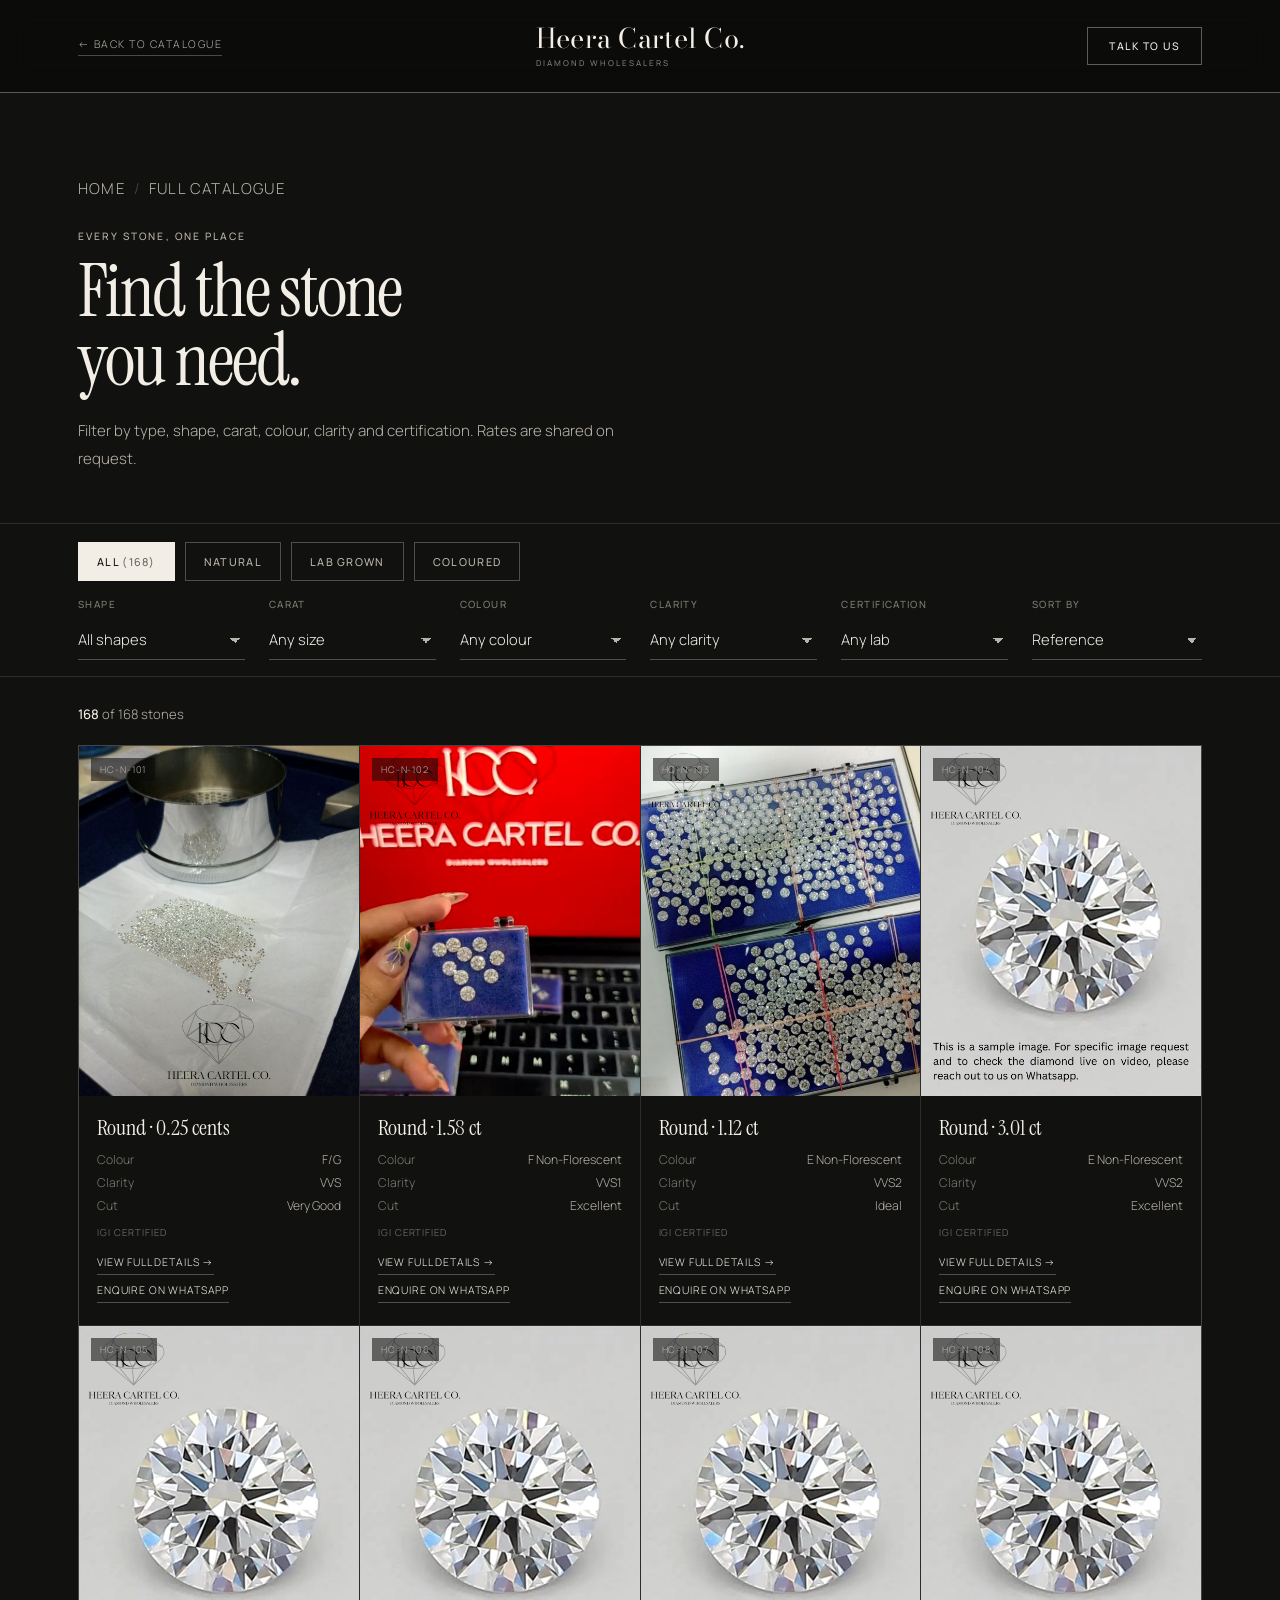
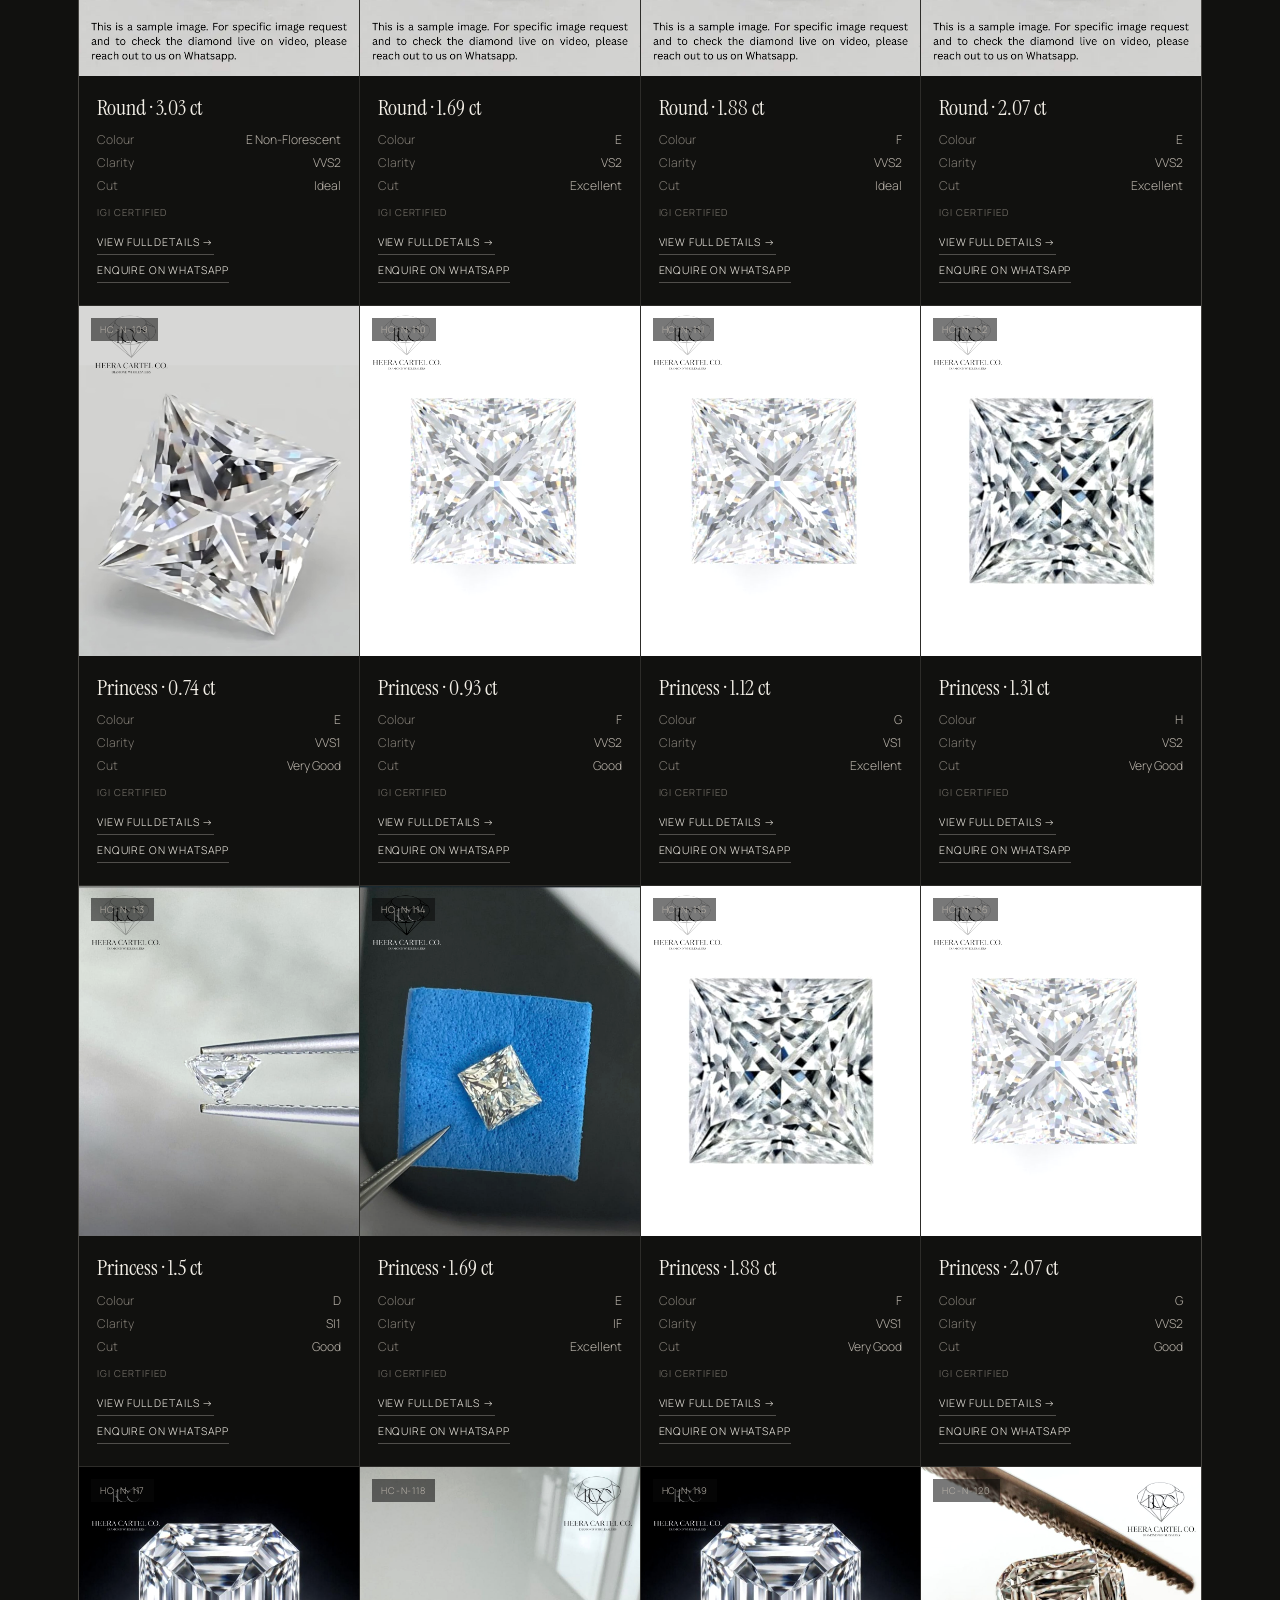
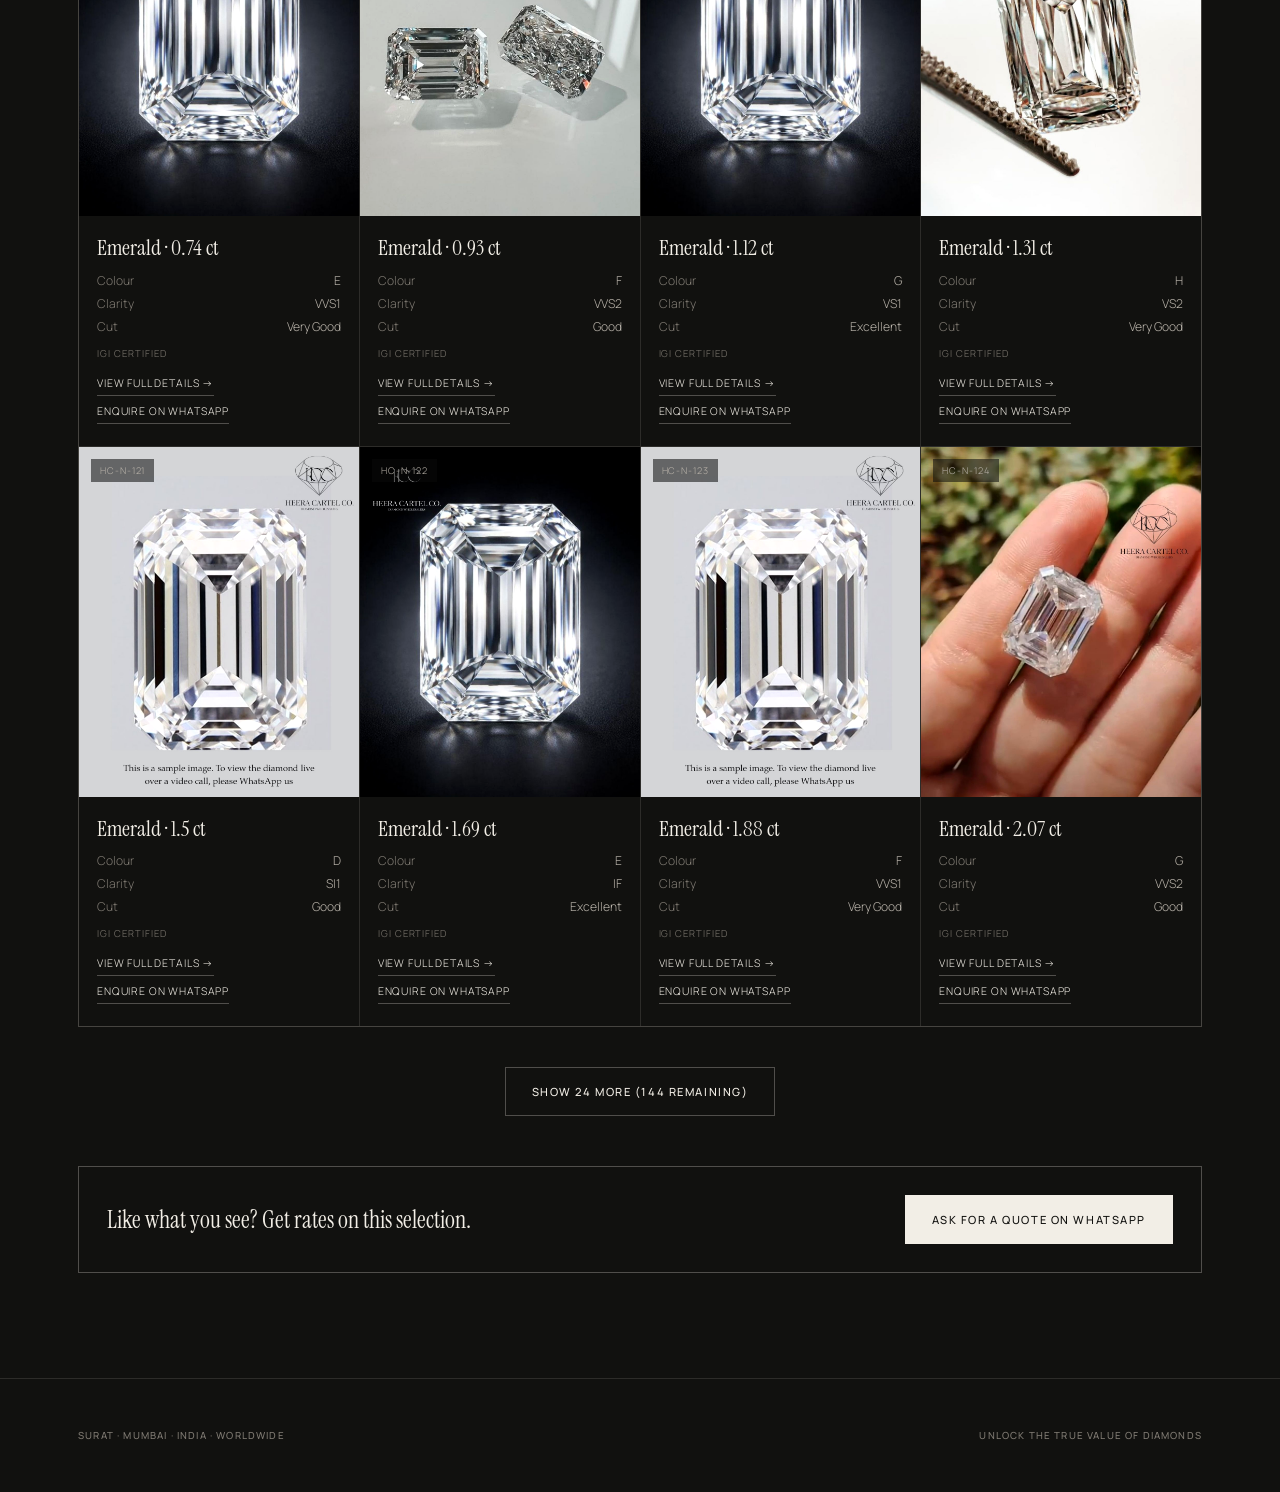
<file: catalogue.html>
<!doctype html>
<html lang="en">
<head>
<meta charset="UTF-8" />
<meta name="viewport" content="width=device-width, initial-scale=1.0" />
<script async src="https://www.googletagmanager.com/gtag/js?id=G-R6YZ6HX8RH"></script>
<script>
  window.dataLayer = window.dataLayer || [];
  function gtag(){dataLayer.push(arguments);}
  gtag('js', new Date());
  gtag('config', 'G-R6YZ6HX8RH');
</script>
<title>Full Diamond Catalogue — Heera Cartel Co.</title>
<meta name="description" id="pageDesc" content="Filter Heera Cartel Co.'s wholesale diamonds by type, shape, carat, colour, clarity and certification." />
<link rel="preconnect" href="https://fonts.googleapis.com">
<link rel="preconnect" href="https://fonts.gstatic.com" crossorigin>
<link href="https://fonts.googleapis.com/css2?family=Instrument+Serif:ital@0;1&family=Manrope:wght@300;400;500;600&family=Bodoni+Moda:ital,opsz,wght@0,6..96,400;0,6..96,500;1,6..96,400&family=Cormorant+Garamond:ital,wght@0,400;0,500;1,400&display=swap" rel="stylesheet">
<link rel="stylesheet" href="style.css">
<link rel="stylesheet" href="tools.css">
</head>
<body>

<header id="siteHeader">
  <div class="wrap nav-row">
    <a href="index.html#catalogue" class="back-link" id="backLink">← Back to catalogue</a>
    <a href="index.html" class="brand">
      <span class="brand-text">Heera Cartel Co.<small>Diamond Wholesalers</small></span>
    </a>
    <a href="https://wa.me/919727857303?text=Hi%20Heera%20Cartel%20Co.%2C%20I%27d%20like%20to%20know%20more%20about%20your%20diamonds."
       class="nav-cta" target="_blank" rel="noopener">Talk to Us</a>
  </div>
</header>

<div id="menuOverlay"></div>
<nav id="sideMenu">
  <button class="menu-close" id="menuClose" aria-label="Close menu">×</button>
  <div class="side-menu-inner">
    <span class="side-menu-label">Navigate</span>
    <a href="index.html#about" class="side-link"><span>01</span>About</a>
    <a href="index.html#catalogue" class="side-link"><span>02</span>Catalogue</a>
    <a href="index.html#quote" class="side-link"><span>03</span>Get a Quote</a>
    <a href="index.html#education" class="side-link"><span>04</span>Diamond Intelligence</a>
    <a href="index.html#pricing" class="side-link"><span>05</span>Rate Guide</a>
    <a href="index.html#certification" class="side-link"><span>06</span>Certificates</a>
    <a href="index.html#contact" class="side-link"><span>07</span>Contact</a>
    <div class="side-menu-footer">
      <a href="https://wa.me/919727857303?text=Hi%20Heera%20Cartel%20Co.%2C%20I%27d%20like%20to%20know%20more%20about%20your%20diamonds." target="_blank" rel="noopener">Talk to Us</a>
      <a href="https://www.instagram.com/heeracartel.co" target="_blank" rel="noreferrer">Instagram</a>
      <a href="mailto:information@heeracartel.com">Email</a>
    </div>
  </div>
</nav>

<main>
  <section class="intro">
    <div class="wrap">
      <p class="breadcrumb"><a href="index.html">Home</a><span class="sep">/</span><span class="current">Full catalogue</span></p>
      <span class="section-label">Every stone, one place</span>
      <h1>Find the stone<br>you need.</h1>
      <p>Filter by type, shape, carat, colour, clarity and certification. Rates are shared on request.</p>
    </div>
  </section>

  <div class="cat-tools" id="catTools">
    <div class="wrap">
      <div class="row"><div class="hc-chips" id="fType"></div><div class="hc-chips" id="fSub"></div></div>
      <div class="row">
        <label class="hc-field">Shape<select id="fShape"></select></label>
        <label class="hc-field">Carat<select id="fCarat"></select></label>
        <label class="hc-field">Colour<select id="fColour"></select></label>
        <label class="hc-field">Clarity<select id="fClarity"></select></label>
        <label class="hc-field">Certification<select id="fCert"></select></label>
        <label class="hc-field narrow">Sort by<select id="fSort">
          <option value="ref">Reference</option><option value="ct-asc">Carat: low to high</option><option value="ct-desc">Carat: high to low</option></select></label>
      </div>
    </div>
  </div>

  <section id="stones" style="padding-top:0; border-bottom:none;">
    <div class="wrap">
      <div class="cat-summary"><p class="count" id="fCount" aria-live="polite"></p><div id="fPills" style="display:contents"></div><button class="hc-clear" id="fClear" type="button" hidden>Clear all</button></div>
      <div class="stone-grid" id="catGrid"></div>
      <div class="cat-empty" id="catEmpty" hidden><h3>No stones match these filters.</h3><p>Relax one filter, or tell us what you need and we will source it.</p></div>
      <div class="cat-more"><button class="hc-btn ghost" id="fMore" type="button" hidden>Show more</button></div>
      <div class="cat-quote"><p id="fQuoteText">Can't find it? Tell us the spec.</p><a class="hc-btn" id="fQuote" target="_blank" rel="noopener">Ask for a quote on WhatsApp</a></div>
    </div>
  </section>
</main>

<footer class="plain">
  <div class="wrap footer-bottom">
    <span>Surat · Mumbai · India · Worldwide</span>
    <span>Unlock the true value of diamonds</span>
  </div>
</footer>

<script src="catalogue-data.js"></script>
<script src="site-common.js"></script>
<script src="hc-filter.js"></script>
<script src="catalogue.js"></script>
</body>
</html>
</file>
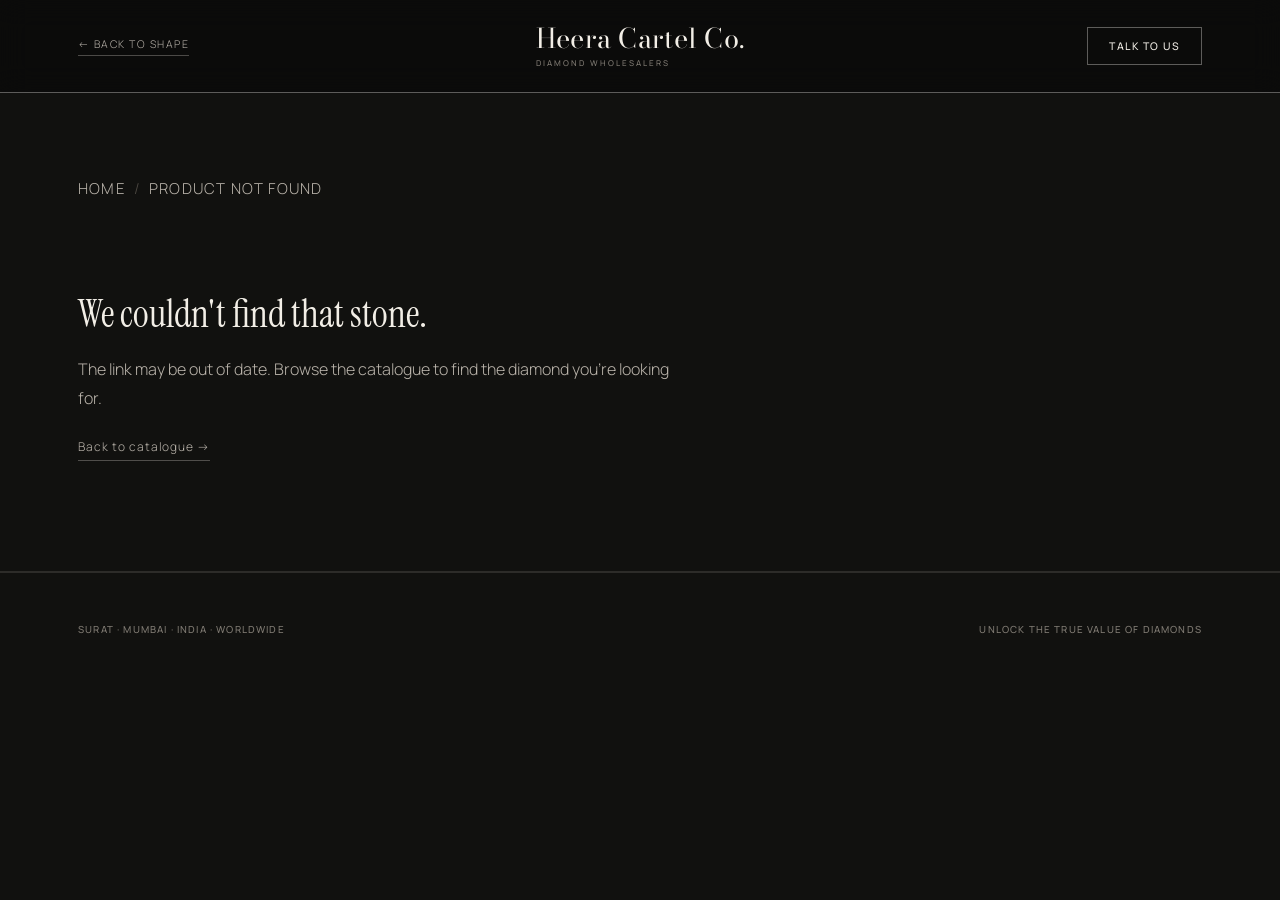
<file: product.html>
<!doctype html>
<html lang="en">
<head>
<meta charset="UTF-8" />
<meta name="viewport" content="width=device-width, initial-scale=1.0" />
<script async src="https://www.googletagmanager.com/gtag/js?id=G-R6YZ6HX8RH"></script>
<script>
  window.dataLayer = window.dataLayer || [];
  function gtag(){dataLayer.push(arguments);}
  gtag('js', new Date());
  gtag('config', 'G-R6YZ6HX8RH');
</script>
<title id="pageTitle">Diamond — Heera Cartel Co.</title>
<meta name="description" id="pageDesc" content="Certified diamond from Heera Cartel Co., sourced direct from manufacturing units in Surat." />
<link rel="preconnect" href="https://fonts.googleapis.com">
<link rel="preconnect" href="https://fonts.gstatic.com" crossorigin>
<link href="https://fonts.googleapis.com/css2?family=Instrument+Serif:ital@0;1&family=Manrope:wght@300;400;500;600&family=Bodoni+Moda:ital,opsz,wght@0,6..96,400;0,6..96,500;1,6..96,400&family=Cormorant+Garamond:ital,wght@0,400;0,500;1,400&display=swap" rel="stylesheet">
<link rel="stylesheet" href="style.css">
</head>
<body>

<header id="siteHeader">
  <div class="wrap nav-row">
    <a href="index.html#catalogue" class="back-link" id="backLink">← Back to shape</a>
    <a href="index.html" class="brand">
      <span class="brand-text">Heera Cartel Co.<small>Diamond Wholesalers</small></span>
    </a>
    <a href="#" id="waTop" class="nav-cta" target="_blank" rel="noopener">Talk to Us</a>
  </div>
</header>

<div id="menuOverlay"></div>
<nav id="sideMenu">
  <button class="menu-close" id="menuClose" aria-label="Close menu">×</button>
  <div class="side-menu-inner">
    <span class="side-menu-label">Navigate</span>
    <a href="index.html#about" class="side-link"><span>01</span>About</a>
    <a href="index.html#catalogue" class="side-link"><span>02</span>Catalogue</a>
    <a href="index.html#education" class="side-link"><span>03</span>Diamond Intelligence</a>
    <a href="index.html#pricing" class="side-link"><span>04</span>Rate Guide</a>
    <a href="index.html#certification" class="side-link"><span>05</span>Certificates</a>
    <a href="index.html#contact" class="side-link"><span>06</span>Contact</a>
    <div class="side-menu-footer">
      <a href="https://wa.me/919727857303" target="_blank" rel="noopener">Talk to Us</a>
      <a href="https://www.instagram.com/heeracartel.co" target="_blank" rel="noreferrer">Instagram</a>
      <a href="mailto:information@heeracartel.com">Email</a>
    </div>
  </div>
</nav>

<main>
  <section class="intro" style="padding-bottom:0; border-bottom:none;">
    <div class="wrap">
      <p class="breadcrumb" id="breadcrumb"></p>
    </div>
  </section>

  <section class="product-section">
    <div class="wrap">
      <div class="product-grid" id="productRoot">
        <!-- filled by JS: not found state or full product -->
      </div>
    </div>
  </section>
</main>

<footer class="plain">
  <div class="wrap footer-bottom">
    <span>Surat · Mumbai · India · Worldwide</span>
    <span>Unlock the true value of diamonds</span>
  </div>
</footer>

<script src="catalogue-data.js"></script>
<script src="site-common.js"></script>
<script>
  const params = new URLSearchParams(window.location.search);
  const productId = params.get('id');
  const product = CATALOGUE.find(p => p.id === productId);

  const root = document.getElementById('productRoot');
  const breadcrumb = document.getElementById('breadcrumb');
  document.getElementById('waTop').href = `https://wa.me/${WHATSAPP_NUMBER}?text=${encodeURIComponent('Hi Heera Cartel Co., I would like to know more about your diamonds.')}`;

  if (!product) {
    breadcrumb.innerHTML = `<a href="index.html">Home</a><span class="sep">/</span><span class="current">Product not found</span>`;
    root.style.gridTemplateColumns = '1fr';
    root.innerHTML = `
      <div>
        <h1 style="font-family:var(--serif); font-size:2.4rem;">We couldn't find that stone.</h1>
        <p style="margin-top:16px; color:var(--ink-dim); max-width:60ch; line-height:1.8;">
          The link may be out of date. Browse the catalogue to find the diamond you're looking for.
        </p>
        <a href="index.html#catalogue" class="btn-line" style="display:inline-block; margin-top:26px;">Back to catalogue →</a>
      </div>
    `;
  } else {
    document.getElementById('pageTitle').textContent = `${product.title} — ${product.ref} — Heera Cartel Co.`;
    document.getElementById('pageDesc').setAttribute('content', product.writeup.slice(0, 155));
    document.getElementById('backLink').href = `shape.html?cat=${product.category}&shape=${product.shapeSlug}`;

    breadcrumb.innerHTML = `
      <a href="index.html">Home</a><span class="sep">/</span>
      <a href="index.html#catalogue">${product.categoryLabel}</a><span class="sep">/</span>
      <a href="shape.html?cat=${product.category}&shape=${product.shapeSlug}">${product.shape} Diamonds</a><span class="sep">/</span>
      <span class="current">${product.ref}</span>
    `;

    const specsHtml = Object.entries(product.specs).map(([k, v]) => `
      <div class="row"><span class="k">${k}</span><span class="v">${v}</span></div>
    `).join('') + `<div class="row"><span class="k">Carat</span><span class="v">${product.carat}</span></div>`;

    const thumbsHtml = product.media.map((m, i) => `
      <div class="gallery-thumb ${i === 0 ? 'active' : ''}" onclick="setGalleryIndex(${i})">
        ${m.type === 'video'
          ? `<video src="${m.src}" muted playsinline></video>`
          : `<img src="${m.src}" alt="${product.shape} diamond view ${i + 1}" loading="lazy">`}
      </div>
    `).join('');

    const waMsg = `Hi Heera Cartel Co., I'd like more details on stone reference ${product.ref} (${product.shape}, ${product.carat}).`;

    root.innerHTML = `
      <div class="product-gallery">
        <div class="gallery-main" data-active="0">
          ${renderMediaItems(product.media, `${product.shape} diamond, ${product.carat}`)}
          ${renderMediaNav(product.media)}
        </div>
        <div class="gallery-thumbs">${thumbsHtml}</div>
      </div>
      <div class="product-info">
        <p class="ref">Reference ${product.ref}</p>
        <h1>${product.title}</h1>
        <span class="cert-pill">${product.cert} Certified</span>
        <div class="product-specs">${specsHtml}</div>
        <p class="product-writeup">${product.writeup}</p>
        <div class="product-actions">
          <a class="btn-solid" href="${waLink(WHATSAPP_NUMBER, waMsg)}" target="_blank" rel="noopener">Enquire on WhatsApp</a>
          <a class="btn-line" href="mailto:information@heeracartel.com?subject=${encodeURIComponent('Inquiry: ' + product.ref)}">Email an inquiry</a>
        </div>
        <div class="product-related" id="relatedWrap"></div>
      </div>
    `;

    // Keep gallery thumbnails in sync when the main image's own prev/next arrows are used.
    window.setGalleryIndex = function(i){
      const frame = document.querySelector('.gallery-main');
      const items = frame.querySelectorAll('.media-item');
      const dots = frame.querySelectorAll('.dot');
      const thumbs = document.querySelectorAll('.gallery-thumb');
      items.forEach((el, idx) => el.classList.toggle('active', idx === i));
      dots.forEach((el, idx) => el.classList.toggle('active', idx === i));
      thumbs.forEach((el, idx) => el.classList.toggle('active', idx === i));
      frame.dataset.active = i;
    };
    // Sync thumbnails whenever the arrow buttons step the main gallery.
    const mainFrame = document.querySelector('.gallery-main');
    const observer = new MutationObserver(() => {
      const idx = parseInt(mainFrame.dataset.active || '0', 10);
      document.querySelectorAll('.gallery-thumb').forEach((el, i) => el.classList.toggle('active', i === idx));
    });
    observer.observe(mainFrame, { attributes: true, attributeFilter: ['data-active'] });

    // Related stones: same shape + category, excluding this one
    const related = CATALOGUE.filter(p => p.category === product.category && p.shapeSlug === product.shapeSlug && p.id !== product.id).slice(0, 4);
    if (related.length) {
      document.getElementById('relatedWrap').innerHTML = `
        <h3>More ${product.shape.toLowerCase()} diamonds</h3>
        <div class="stone-grid">
          ${related.map(p => `
            <div class="stone-card">
              <a href="product.html?id=${p.id}">
                <div class="stone-frame">
                  <img src="${p.cover}" alt="${p.shape} diamond, ${p.carat}" loading="lazy">
                  <span class="stone-ref">${p.ref}</span>
                </div>
                <div class="stone-body"><p class="stone-title">${p.title}</p></div>
              </a>
            </div>
          `).join('')}
        </div>
      `;
    }
  }
</script>

</body>
</html>
</file>
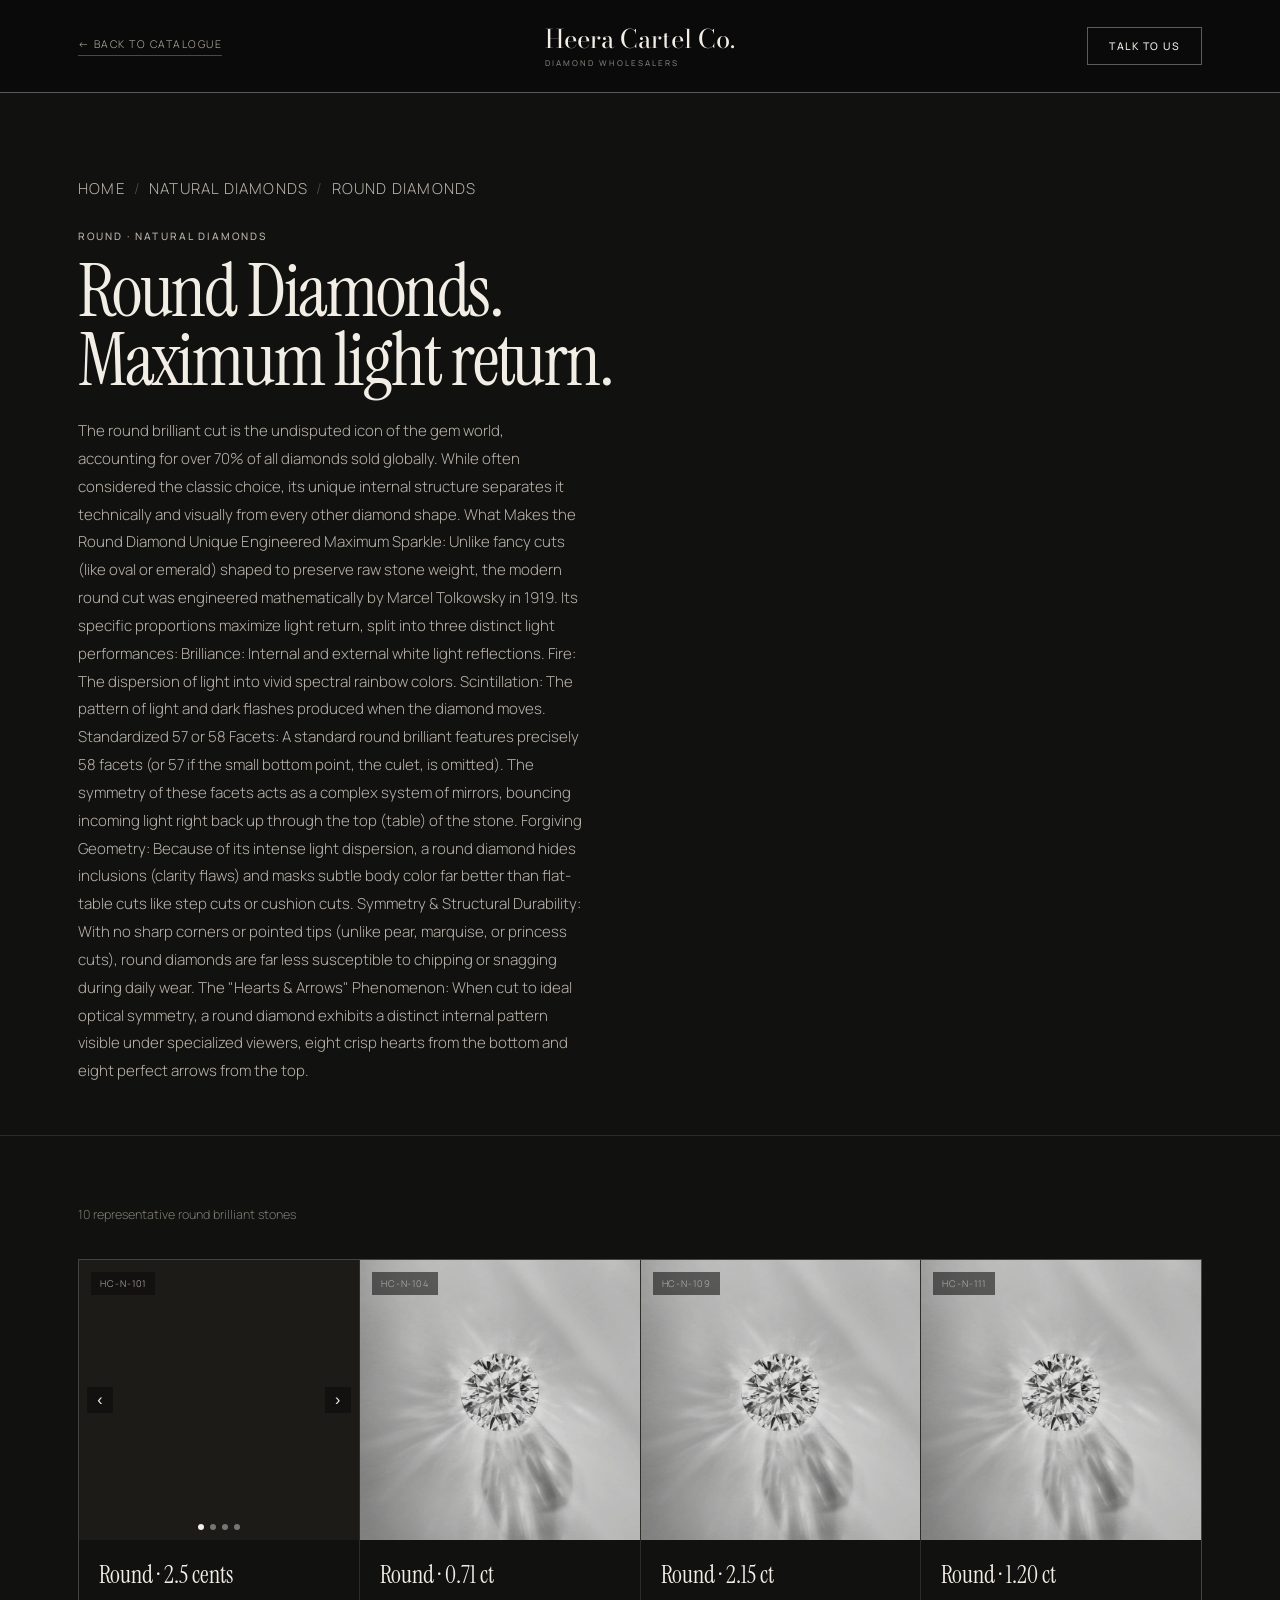
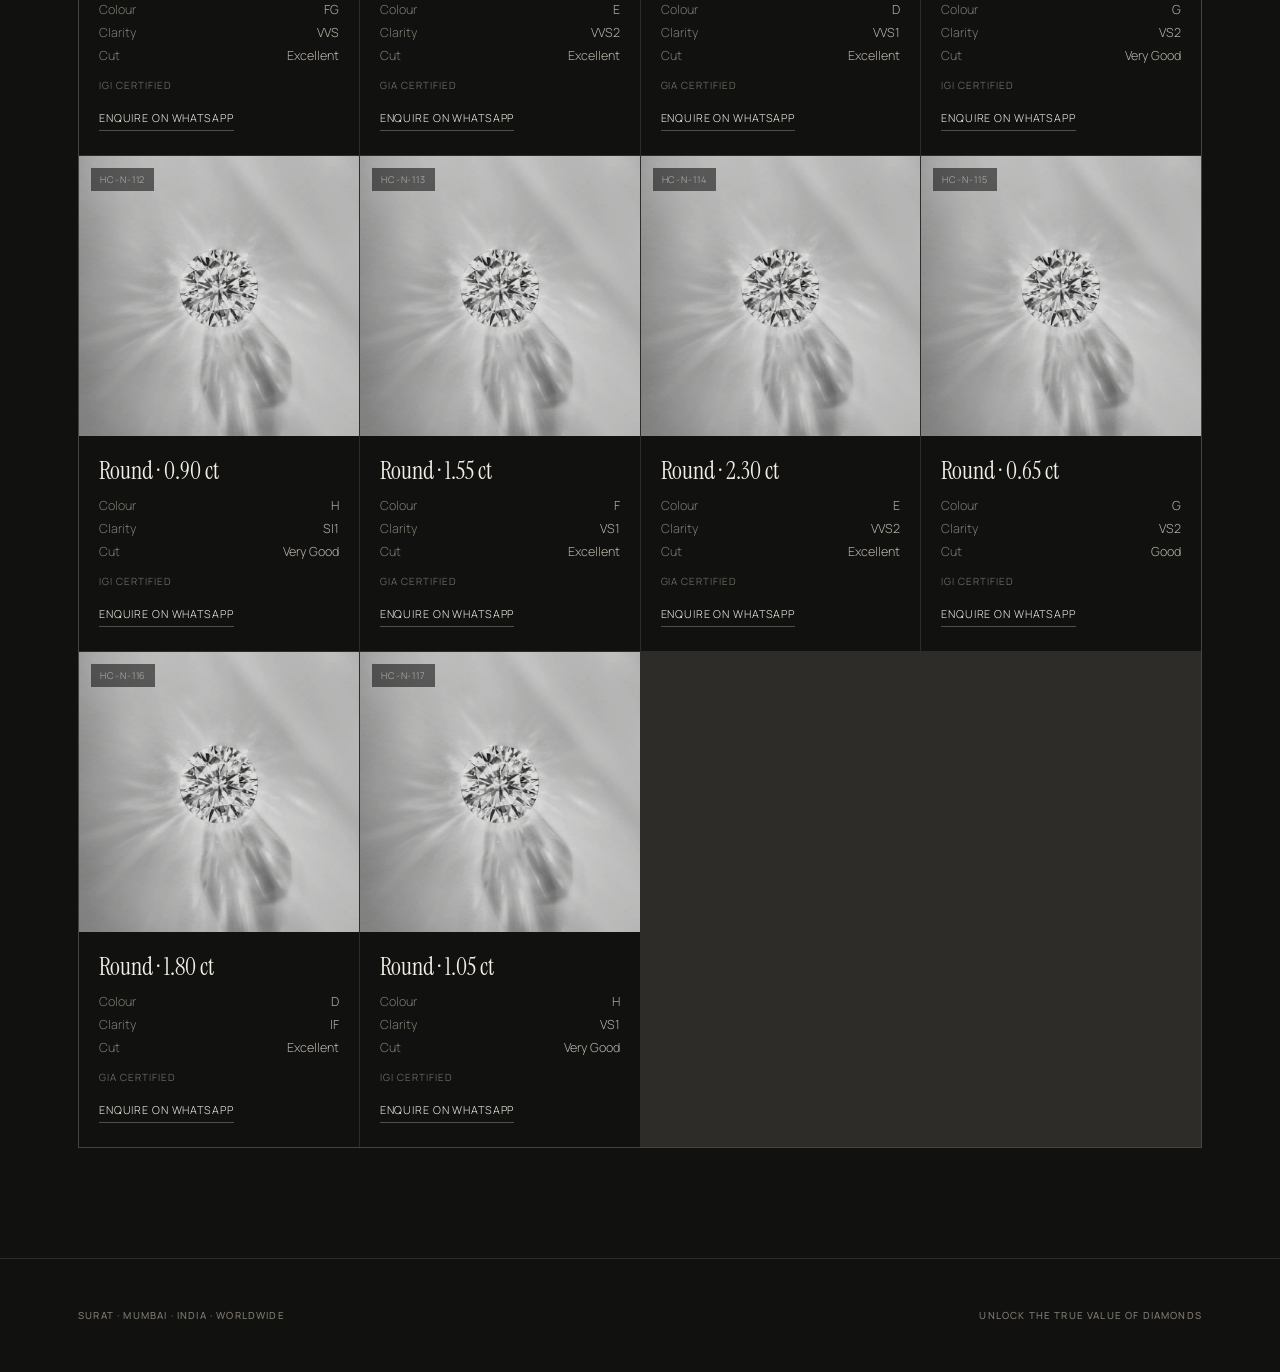
<file: round-diamonds.html>
<!doctype html>
<html lang="en">
<head>
<meta charset="UTF-8" />
<meta name="viewport" content="width=device-width, initial-scale=1.0" />
  <!-- Google tag (gtag.js) -->
<script async src="https://www.googletagmanager.com/gtag/js?id=G-R6YZ6HX8RH"></script>
<script>
  window.dataLayer = window.dataLayer || [];
  function gtag(){dataLayer.push(arguments);}
  gtag('js', new Date());

  gtag('config', 'G-R6YZ6HX8RH');
</script>
<title>Round Diamonds — Heera Cartel Co.</title>
<meta name="description" content="Round brilliant cut diamonds from Heera Cartel Co. — natural, wholesale, certified stones sourced direct from manufacturing units in Surat." />
<link rel="preconnect" href="https://fonts.googleapis.com">
<link rel="preconnect" href="https://fonts.gstatic.com" crossorigin>
<link href="https://fonts.googleapis.com/css2?family=Instrument+Serif:ital@0;1&family=Manrope:wght@300;400;500;600&family=Bodoni+Moda:ital,opsz,wght@0,6..96,400;0,6..96,500;1,6..96,400&family=Cormorant+Garamond:ital,wght@0,400;0,500;1,400&display=swap" rel="stylesheet">
<style>
  :root{
    --bg:#11110f;
    --bg-alt:#171714;
    --card:#1c1b18;
    --ink:#f2eee6;
    --ink-dim:#b9b3aa;
    --grey:#7f7a72;
    --grey-dark:#4e4a44;
    --line:rgba(242,238,230,0.12);
    --line-strong:rgba(242,238,230,0.28);
    --accent:#c8b99c;
    --serif:'Instrument Serif', serif;
    --sans:'Manrope', sans-serif;
    --display:'Kudryashev Display', 'Bodoni Moda', serif;
    --header-line-strong: rgba(245,244,240,0.35);
  }
  *{box-sizing:border-box; margin:0; padding:0;}
  html{scroll-behavior:smooth;}
  body{
    background:var(--bg); color:var(--ink);
    font-family:var(--sans); font-weight:300;
    -webkit-font-smoothing:antialiased;
  }
  h1,h2,h3,h4{ font-family:var(--serif); font-weight:400; }
  a{ color:inherit; text-decoration:none; }
  img{ max-width:100%; display:block; }
  .wrap{ max-width:1180px; margin:0 auto; padding:0 28px; }

  /* header (matches main site) */
  header{
    position:sticky; top:0; z-index:50;
    background:rgba(10,10,10,0.86);
    backdrop-filter:blur(14px); -webkit-backdrop-filter:blur(14px);
    border-bottom:1px solid var(--header-line-strong);
  }
  .nav-row{ display:grid; grid-template-columns:1fr auto 1fr; align-items:center; height:92px; column-gap:16px; }
  .brand{ justify-self:center; }
  .brand-text{ font-family:var(--display); font-size:1.6rem; line-height:1; }
  .brand-text small{ display:block; font-family:var(--sans); font-size:0.5rem; font-weight:500; letter-spacing:0.25em; color:var(--grey); margin-top:6px; text-transform:uppercase; }
  .back-link{ justify-self:start; font-size:0.66rem; letter-spacing:0.14em; text-transform:uppercase; color:var(--ink-dim); border-bottom:1px solid var(--line-strong); padding-bottom:4px; }
  .back-link:hover{ color:var(--ink); }
  .nav-cta{ justify-self:end; border:1px solid var(--header-line-strong); padding:11px 21px; font-size:0.66rem; font-weight:500; letter-spacing:0.14em; text-transform:uppercase; transition:.3s; }
  .nav-cta:hover{ background:var(--ink); color:var(--bg); }
  @media (max-width:560px){
    .nav-row{ column-gap:8px; }
    .nav-cta{ padding:8px 12px; font-size:0.56rem; }
    .brand-text{ font-size:1.15rem; }
    .back-link{ font-size:0.56rem; }
  }

  /* breadcrumb + intro */
  .intro{ padding:60px 0 50px; border-bottom:1px solid var(--line); }
  .breadcrumb{ display:flex; gap:8px; align-items:center; font-size:0.68rem; letter-spacing:0.08em; text-transform:uppercase; color:var(--grey); flex-wrap:wrap; margin-bottom:26px; }
  .breadcrumb a:hover{ color:var(--ink); }
  .breadcrumb .sep{ color:var(--grey-dark); }
  .breadcrumb .current{ color:var(--ink-dim); }
  .section-label{ display:block; font-family:var(--sans); font-size:0.64rem; font-weight:500; letter-spacing:0.2em; color:var(--ink-dim); text-transform:uppercase; margin-bottom:14px; }
  .intro h1{ font-size:clamp(2.8rem,6vw,4.6rem); line-height:0.94; letter-spacing:-0.03em; max-width:16ch; }
  .intro p{ margin-top:22px; color:var(--ink-dim); font-size:0.94rem; line-height:1.85; max-width:56ch; }
  .intro .note{ margin-top:22px; font-family:var(--serif); font-style:italic; font-size:1.15rem; color:var(--accent); }

  /* stone grid (same pattern used on the main catalogue) */
  section#stones{ padding:70px 0 110px; }
  .cat-count{ font-size:0.78rem; color:var(--grey); margin-bottom:36px; }
  .stone-grid{ display:grid; grid-template-columns:repeat(auto-fill, minmax(240px, 1fr)); gap:1px; background:var(--line); border:1px solid var(--line); }
  .stone-card{ background:var(--bg); display:flex; flex-direction:column; }
  .stone-frame{ position:relative; aspect-ratio:1/1; overflow:hidden; background:var(--card); }
  .stone-frame img{ width:100%; height:100%; object-fit:cover; filter:grayscale(1) contrast(1.05); opacity:.85; transition:.5s; }
  .stone-card:hover .stone-frame img{ opacity:1; transform:scale(1.05); }
  /* multi image/video support per stone */
  .media-item{ display:none; width:100%; height:100%; }
  .media-item.active{ display:block; }
  .media-item img, .media-item video{ width:100%; height:100%; object-fit:cover; filter:grayscale(1) contrast(1.05); opacity:.85; }
  .media-nav{ position:absolute; top:50%; transform:translateY(-50%); background:rgba(10,10,10,0.55); color:var(--ink); border:none; width:26px; height:26px; cursor:pointer; font-size:1rem; line-height:1; z-index:3; }
  .media-nav.prev{ left:8px; } .media-nav.next{ right:8px; }
  .media-dots{ position:absolute; bottom:10px; left:0; right:0; display:flex; justify-content:center; gap:6px; z-index:3; }
  .media-dots .dot{ width:6px; height:6px; border-radius:50%; background:rgba(255,255,255,0.4); }
  .media-dots .dot.active{ background:var(--ink); }
  .stone-ref{ position:absolute; top:12px; left:12px; z-index:3; font-family:var(--sans); font-size:0.58rem; letter-spacing:0.1em; color:var(--ink-dim); background:rgba(10,10,10,0.55); padding:5px 9px; }
  .stone-body{ padding:22px 20px 24px; flex:1; display:flex; flex-direction:column; }
  .stone-title{ font-family:var(--serif); font-size:1.5rem; line-height:1.05; }
  .stone-specs{ margin-top:14px; display:flex; flex-direction:column; gap:6px; flex:1; }
  .stone-specs .row{ display:flex; justify-content:space-between; font-size:0.78rem; }
  .stone-specs .row .k{ color:var(--grey); }
  .stone-specs .row .v{ color:var(--ink-dim); }
  .stone-cert{ margin-top:14px; font-size:0.62rem; letter-spacing:0.1em; color:var(--grey); text-transform:uppercase; }
  .stone-cta{ margin-top:18px; font-size:0.68rem; letter-spacing:0.08em; text-transform:uppercase; border-bottom:1px solid var(--line-strong); padding-bottom:5px; display:inline-block; align-self:flex-start; transition:.3s; }
  .stone-cta:hover{ color:var(--accent); border-color:var(--accent); }
  @media (max-width:560px){
    .stone-grid{ grid-template-columns:repeat(auto-fill, minmax(160px, 1fr)); }
    .stone-title{ font-size:1.25rem; }
  }

  footer{ padding:50px 0; border-top:1px solid var(--line); }
  .footer-bottom{ display:flex; justify-content:space-between; padding-top:0; font-size:0.61rem; font-weight:500; letter-spacing:0.12em; color:var(--grey); text-transform:uppercase; flex-wrap:wrap; gap:10px; }
</style>
</head>
<body>

<header>
  <div class="wrap nav-row">
    <a href="catalogue.html" class="back-link">← Back to catalogue</a>
    <a href="index.html" class="brand">
      <span class="brand-text">Heera Cartel Co.<small>Diamond Wholesalers</small></span>
    </a>
    <a href="https://wa.me/919727857303?text=Hi%20Heera%20Cartel%20Co.%2C%20I%27d%20like%20to%20know%20more%20about%20your%20round%20diamonds."
       class="nav-cta" target="_blank" rel="noopener">Talk to Us</a>
  </div>
</header>

<main>
  <section class="intro">
    <div class="wrap">
      <p class="breadcrumb">
        <a href="index.html">Home</a><span class="sep">/</span>
        <a href="catalogue.html#natural">Natural Diamonds</a><span class="sep">/</span>
        <span class="current">Round Diamonds</span>
      </p>
      <span class="section-label">Round · Natural Diamonds</span>
      <h1>Round Diamonds. Maximum light return.</h1>
      <p>The round brilliant cut is the undisputed icon of the gem world, accounting for over 70% of all diamonds sold globally. While often considered the classic choice, its unique internal structure separates it technically and visually from every other diamond shape.
What Makes the Round Diamond Unique

Engineered Maximum Sparkle: Unlike fancy cuts (like oval or emerald) shaped to preserve raw stone weight, the modern round cut was engineered mathematically by Marcel Tolkowsky in 1919. Its specific proportions maximize light return, split into three distinct light performances:

Brilliance: Internal and external white light reflections.

Fire: The dispersion of light into vivid spectral rainbow colors.

Scintillation: The pattern of light and dark flashes produced when the diamond moves.

Standardized 57 or 58 Facets: A standard round brilliant features precisely 58 facets (or 57 if the small bottom point, the culet, is omitted). The symmetry of these facets acts as a complex system of mirrors, bouncing incoming light right back up through the top (table) of the stone.

Forgiving Geometry: Because of its intense light dispersion, a round diamond hides inclusions (clarity flaws) and masks subtle body color far better than flat-table cuts like step cuts or cushion cuts.

Symmetry & Structural Durability: With no sharp corners or pointed tips (unlike pear, marquise, or princess cuts), round diamonds are far less susceptible to chipping or snagging during daily wear.

The "Hearts & Arrows" Phenomenon: When cut to ideal optical symmetry, a round diamond exhibits a distinct internal pattern visible under specialized viewers, eight crisp hearts from the bottom and eight perfect arrows from the top.</p>
    </div>
  </section>

  <section id="stones">
    <div class="wrap">
      <p class="cat-count">10 representative round brilliant stones</p>
      <div class="stone-grid" id="grid-round"></div>
    </div>
  </section>
</main>

<footer>
  <div class="wrap footer-bottom">
    <span>Surat · Mumbai · India · Worldwide</span>
    <span>Unlock the true value of diamonds</span>
  </div>
</footer>

<script>
  // ---- ROUND DIAMONDS DATA -------------------------------------------
  // This file is the pattern to copy for other shapes (princess-diamonds.html,
  // emerald-diamonds.html, etc.) — duplicate the file, rename the id/data below,
  // and update the breadcrumb + <title>/<h1> text.
  // "img" paths are placeholders reusing assets/round.jpg until real photos of
  // each individual stone are ready — swap one path per line when they are.
  const roundStones = [
    { ref:"HC-N-101", carat:"2.5 cents", colour:"FG", clarity:"VVS", cut:"Excellent", cert:"IGI", media:[
        { type:"video", src:"assets/round-video-01.mp4" },
        { type:"image", src:"assets/round01.png" },
        { type:"image", src:"assets/round02.png" },
        { type:"image", src:"assets/round04.png" }
      ] },
    { ref:"HC-N-104", carat:"0.71 ct", colour:"E", clarity:"VVS2", cut:"Excellent", cert:"GIA", media:[{type:"image", src:"assets/round.jpg"}] },
    { ref:"HC-N-109", carat:"2.15 ct", colour:"D", clarity:"VVS1", cut:"Excellent", cert:"GIA", media:[{type:"image", src:"assets/round.jpg"}] },
    { ref:"HC-N-111", carat:"1.20 ct", colour:"G", clarity:"VS2", cut:"Very Good", cert:"IGI", media:[{type:"image", src:"assets/round.jpg"}] },
    { ref:"HC-N-112", carat:"0.90 ct", colour:"H", clarity:"SI1", cut:"Very Good", cert:"IGI", media:[{type:"image", src:"assets/round.jpg"}] },
    { ref:"HC-N-113", carat:"1.55 ct", colour:"F", clarity:"VS1", cut:"Excellent", cert:"GIA", media:[{type:"image", src:"assets/round.jpg"}] },
    { ref:"HC-N-114", carat:"2.30 ct", colour:"E", clarity:"VVS2", cut:"Excellent", cert:"GIA", media:[{type:"image", src:"assets/round.jpg"}] },
    { ref:"HC-N-115", carat:"0.65 ct", colour:"G", clarity:"VS2", cut:"Good", cert:"IGI", media:[{type:"image", src:"assets/round.jpg"}] },
    { ref:"HC-N-116", carat:"1.80 ct", colour:"D", clarity:"IF", cut:"Excellent", cert:"GIA", media:[{type:"image", src:"assets/round.jpg"}] },
    { ref:"HC-N-117", carat:"1.05 ct", colour:"H", clarity:"VS1", cut:"Very Good", cert:"IGI", media:[{type:"image", src:"assets/round.jpg"}] }
  ];

  function waLink(stone){
    const msg = `Hi Heera Cartel Co., I'd like more details on stone reference ${stone.ref} (Round, ${stone.carat}).`;
    return `https://wa.me/919727857303?text=${encodeURIComponent(msg)}`;
  }

  // Renders a stone's media array (one or many images/videos) with arrows + dots
  // when there's more than one item, and a plain single image/video when there's just one.
  function renderMedia(stone){
    const items = stone.media.map((m, i) => `
      <div class="media-item ${i === 0 ? 'active' : ''}">
        ${m.type === 'video'
          ? `<video src="${m.src}" muted loop playsinline autoplay></video>`
          : `<img src="${m.src}" alt="Round cut diamond, ${stone.carat}">`}
      </div>
    `).join("");
    const nav = stone.media.length > 1 ? `
      <button class="media-nav prev" onclick="stepMedia(this,-1)">‹</button>
      <button class="media-nav next" onclick="stepMedia(this,1)">›</button>
      <div class="media-dots">
        ${stone.media.map((_, i) => `<span class="dot ${i === 0 ? 'active' : ''}"></span>`).join("")}
      </div>
    ` : "";
    return items + nav;
  }

  const grid = document.getElementById('grid-round');
  grid.innerHTML = roundStones.map(stone => `
    <div class="stone-card">
      <div class="stone-frame" data-active="0">
        ${renderMedia(stone)}
        <span class="stone-ref">${stone.ref}</span>
      </div>
      <div class="stone-body">
        <p class="stone-title">Round · ${stone.carat}</p>
        <div class="stone-specs">
          <div class="row"><span class="k">Colour</span><span class="v">${stone.colour}</span></div>
          <div class="row"><span class="k">Clarity</span><span class="v">${stone.clarity}</span></div>
          <div class="row"><span class="k">Cut</span><span class="v">${stone.cut}</span></div>
        </div>
        <p class="stone-cert">${stone.cert} Certified</p>
        <a class="stone-cta" href="${waLink(stone)}" target="_blank" rel="noopener">Enquire on WhatsApp</a>
      </div>
    </div>
  `).join("");

  // Steps a card's media forward/back when it has more than one image/video.
  function stepMedia(btn, dir){
    const frame = btn.closest('.stone-frame');
    const items = frame.querySelectorAll('.media-item');
    const dots = frame.querySelectorAll('.dot');
    let idx = parseInt(frame.dataset.active || "0", 10);
    idx = (idx + dir + items.length) % items.length;
    items.forEach((el, i) => el.classList.toggle('active', i === idx));
    dots.forEach((el, i) => el.classList.toggle('active', i === idx));
    frame.dataset.active = idx;
  }
</script>

</body>
</html>
</file>
<file: style.css>
/*
  Heera Cartel Co. — shared stylesheet
  Used by index.html, shape.html and product.html so there is one place
  to edit fonts, colours and layout instead of duplicating <style> blocks.
*/

/*
  NOTE ON FONTS
  --------------
  "Kudryashev Display" and "Simple Serenity" are paid fonts (ParaType / Set Sail Studios) licensed
  for use inside Canva only. To use the exact fonts here, buy a WEB FONT license from the foundry
  (Fontspring/MyFonts for Kudryashev Display, MyFonts/Creative Market for Simple Serenity), then
  drop the .woff2 files into assets/fonts/ and uncomment the @font-face rules below.
  Until then, the site uses close free alternatives: Bodoni Moda (for Kudryashev Display) and
  Cormorant Garamond (for Simple Serenity) so the layout and hierarchy already look right.
*/
/*
@font-face{
  font-family:'Kudryashev Display';
  src:url('assets/fonts/KudryashevDisplay.woff2') format('woff2');
  font-weight:400; font-style:normal; font-display:swap;
}
@font-face{
  font-family:'Simple Serenity Serif';
  src:url('assets/fonts/SimpleSerenitySerif.woff2') format('woff2');
  font-weight:400; font-style:normal; font-display:swap;
}
*/

:root{
  /* Quiet Luxury palette */
  --bg:#11110f;
  --bg-alt:#171714;
  --card:#1c1b18;
  --ink:#f2eee6;
  --ink-dim:#b9b3aa;
  --grey:#7f7a72;
  --grey-dark:#4e4a44;
  --line:rgba(242,238,230,0.12);
  --line-strong:rgba(242,238,230,0.28);
  --accent:#c8b99c;

  --serif:'Instrument Serif', serif;
  --sans:'Manrope', sans-serif;
  --display:'Kudryashev Display', 'Bodoni Moda', serif;
  --monogram:'Simple Serenity Serif', 'Cormorant Garamond', serif;

  --header-bg: rgba(10,10,10,0.55);
  --header-ink: var(--ink);
  --header-line: rgba(245,244,240,0.14);
  --header-line-strong: rgba(245,244,240,0.35);
}
*{box-sizing:border-box; margin:0; padding:0;}
html{scroll-behavior:smooth;}
body{
  background:var(--bg); color:var(--ink);
  font-family:var(--sans); font-weight:300;
  -webkit-font-smoothing:antialiased;
  overflow-x:hidden;
}
h1,h2,h3,h4, .serif{ font-family:var(--serif); font-weight:400; }
a{ color:inherit; text-decoration:none; }
img{ max-width:100%; display:block; }
.wrap{ max-width:1180px; margin:0 auto; padding:0 28px; }
::selection{ background:var(--ink); color:var(--bg); }

/* ---------- HEADER (shared: sticky, translucent, dark) ---------- */
header{
  position:sticky; top:0; left:0; right:0; z-index:50;
  background: rgba(10,10,10,0.82);
  backdrop-filter:blur(14px); -webkit-backdrop-filter:blur(14px);
  border-bottom:1px solid var(--header-line-strong);
}
header.transparent{
  position:fixed;
  background:transparent;
  backdrop-filter:none; -webkit-backdrop-filter:none;
  border-bottom-color: transparent;
  transition:background .4s ease, border-color .4s ease, backdrop-filter .4s ease;
}
header.transparent.scrolled{
  background: rgba(10,10,10,0.82);
  backdrop-filter:blur(14px); -webkit-backdrop-filter:blur(14px);
  border-bottom-color: var(--header-line-strong);
}
.nav-row{
  display:grid; grid-template-columns:1fr auto 1fr;
  align-items:center; height:92px; column-gap:16px;
}
.brand{ justify-self:center; display:flex; align-items:center; gap:12px; color:var(--header-ink); }
.brand-text{
  font-family:var(--display); font-size:1.7rem; font-weight:400;
  letter-spacing:0.01em; line-height:1; color:var(--header-ink);
}
.brand-text small{
  display:block; font-family:var(--sans); font-size:0.5rem; font-weight:500;
  letter-spacing:0.25em; color:var(--grey); margin-top:6px; text-transform:uppercase;
}
.nav-cta{
  justify-self:end; border:1px solid var(--header-line-strong); color:var(--header-ink);
  padding:11px 21px; font-family:var(--sans); font-size:0.66rem; font-weight:500;
  letter-spacing:0.14em; text-transform:uppercase; transition:.3s;
}
.nav-cta:hover{ background:var(--header-ink); color:var(--bg); }
.menu-trigger{
  justify-self:start; background:none; border:none; color:var(--header-ink);
  font-family:var(--sans); font-size:0.66rem; font-weight:500; letter-spacing:0.18em;
  text-transform:uppercase; cursor:pointer; padding:8px 0; display:flex; align-items:center; gap:10px;
}
.back-link{
  justify-self:start; font-size:0.66rem; letter-spacing:0.14em; text-transform:uppercase;
  color:var(--ink-dim); border-bottom:1px solid var(--line-strong); padding-bottom:4px;
}
.back-link:hover{ color:var(--ink); }

@media (max-width:560px){
  .nav-row{ column-gap:8px; }
  .nav-cta{ padding:8px 12px; font-size:0.56rem; letter-spacing:0.06em; }
  .brand-text{ font-size:1.2rem; }
  .brand-text small{ font-size:0.4rem; letter-spacing:0.16em; margin-top:4px; }
  .menu-trigger, .back-link{ font-size:0.56rem; letter-spacing:0.1em; }
}

/* ---------- SIDE MENU (shared drawer) ---------- */
#menuOverlay{
  position:fixed; inset:0; background:rgba(10,10,10,0.6); backdrop-filter:blur(3px);
  opacity:0; visibility:hidden; transition:opacity .45s ease; z-index:90;
}
#menuOverlay.open{ opacity:1; visibility:visible; }
#sideMenu{
  position:fixed; top:0; left:0; height:100%; width:min(440px, 86vw);
  background:var(--bg-alt); border-right:1px solid var(--line);
  transform:translateX(-100%); transition:transform .55s cubic-bezier(.16,1,.3,1);
  z-index:100; display:flex; flex-direction:column;
}
#sideMenu.open{ transform:translateX(0); }
.menu-close{
  align-self:flex-end; margin:28px 28px 0 0; background:none; border:1px solid var(--line-strong);
  color:var(--ink); width:42px; height:42px; font-size:1.4rem; line-height:1; cursor:pointer; transition:.3s;
}
.menu-close:hover{ background:var(--ink); color:var(--bg); }
.side-menu-inner{ padding:20px 48px 48px; display:flex; flex-direction:column; flex:1; }
.side-menu-label{
  font-family:var(--sans); font-size:0.61rem; font-weight:500; letter-spacing:0.12em;
  color:#4d4a45; text-transform:uppercase; display:flex; flex-direction:column; gap:8px;
}
.side-link{
  font-family:var(--serif); font-size:2.25rem; font-style:normal; font-weight:400;
  color:var(--ink-dim); padding:16px 0; border-bottom:1px solid var(--line);
  display:flex; align-items:baseline; gap:18px; transition:.3s;
}
.side-link span{
  font-family:var(--sans); font-style:normal; font-size:0.62rem; font-weight:500;
  letter-spacing:0.1em; color:var(--grey);
}
.side-link:hover{ color:var(--ink); padding-left:10px; }
.side-menu-footer{ margin-top:auto; display:flex; gap:12px; flex-wrap:wrap; padding-top:30px; }
.side-menu-footer a{
  font-size:0.68rem; letter-spacing:0.08em; color:var(--grey); border:1px solid var(--line);
  padding:10px 16px; transition:.3s;
}
.side-menu-footer a:hover{ color:var(--ink); border-color:var(--line-strong); }
@media (max-width:560px){
  #sideMenu{ width:100%; }
  .side-link{ font-size:1.7rem; }
}

/* ---------- HERO (index only) ---------- */
.hero{
  position:relative; min-height:100svh; display:flex; align-items:center;
  padding-top:130px; padding-bottom:90px; overflow:hidden; border-bottom:none;
}
.hero-video{ position:absolute; inset:0; width:100%; height:100%; object-fit:cover; }
.hero-overlay{ position:absolute; inset:0; background:linear-gradient(180deg, rgba(10,10,10,0.45), rgba(10,10,10,0.75)); }
.hero-inner{ position:relative; z-index:2; max-width:820px; }
.hero-kicker{
  font-family:var(--sans); font-size:0.64rem; font-weight:500; letter-spacing:0.24em;
  color:var(--ink-dim); text-transform:uppercase; margin-bottom:28px;
}
.hero-brand{
  font-family:var(--display); font-size:clamp(3.4rem,7vw,6.6rem); font-weight:400;
  line-height:0.96; letter-spacing:-0.01em; color:var(--ink);
}
.hero-line1{ margin-top:20px; font-family:var(--serif); font-style:italic; font-size:1.55rem; font-weight:400; color:var(--ink); }
.hero-line2{ margin-top:10px; font-family:var(--serif); font-style:italic; font-size:1.2rem; font-weight:400; color:var(--ink-dim); }
.hero-sub{ margin-top:10px; font-family:var(--sans); font-size:0.82rem; font-weight:300; line-height:1.85; color:var(--ink-dim); max-width:520px; }
.hero-actions{ margin-top:40px; display:flex; gap:22px; align-items:center; flex-wrap:wrap; }
.btn-solid{ background:none; color:var(--ink); padding:0; border-bottom:1px solid var(--ink); padding-bottom:5px; font-size:0.75rem; letter-spacing:0.08em; transition:.3s; }
.btn-solid:hover{ color:var(--ink-dim); border-color:var(--ink-dim); }
.btn-line{ border-bottom:1px solid var(--line-strong); padding-bottom:5px; font-size:0.75rem; letter-spacing:0.08em; color:var(--ink-dim); transition:.3s; }
.btn-line:hover{ color:var(--ink); border-color:var(--ink); }
.hero-facts-strip{ position:absolute; left:0; right:0; bottom:0; z-index:2; border-top:1px solid var(--line); }
.hero-facts-strip .wrap{ display:flex; gap:36px; flex-wrap:wrap; padding:22px 28px; }
.hero-facts-strip span{ font-family:var(--sans); font-size:0.62rem; font-weight:500; letter-spacing:0.14em; color:var(--ink-dim); text-transform:uppercase; }

/* ---------- GENERIC SECTION ---------- */
section{ padding:105px 0; border-bottom:1px solid var(--line); }
section.alt{ background:var(--bg-alt); }
.section-head{ display:grid; grid-template-columns:0.65fr 1.35fr; gap:60px; align-items:end; margin-bottom:70px; }
.section-head h2{ font-family:var(--serif); font-size:clamp(3.5rem,6vw,6.2rem); line-height:0.88; font-weight:400; letter-spacing:-0.03em; color:var(--ink); }
.section-head p{ color:var(--ink-dim); font-family:var(--sans); font-size:0.94rem; font-weight:300; line-height:1.85; max-width:460px; }
.section-label{ display:block; font-family:var(--sans); font-size:0.64rem; font-weight:500; letter-spacing:0.2em; color:var(--ink-dim); text-transform:uppercase; margin-bottom:14px; }
@media (max-width: 780px){ .section-head{ grid-template-columns:1fr; } }

/* ---------- ABOUT ---------- */
.about-grid{ display:grid; grid-template-columns:1.15fr 0.85fr; gap:70px; }
.about-lead{ font-family:var(--serif); font-size:clamp(2rem,3vw,3rem); line-height:1.16; font-weight:400; color:var(--ink); font-style:normal; }
.about-body{ margin-top:27px; font-family:var(--sans); color:var(--ink-dim); font-size:0.94rem; font-weight:300; line-height:1.9; }
.locations{ display:grid; grid-template-columns:1fr 1fr; gap:1px; background:var(--line); }
.locations .cell{ background:var(--bg); padding:30px; }
.locations .cell.wide{ grid-column:1 / -1; display:flex; justify-content:space-between; align-items:flex-end; gap:20px; }
.locations h3{ font-family:var(--serif); font-size:2.5rem; font-weight:400; line-height:1; color:var(--ink); }
.locations small{ display:block; margin-top:9px; font-family:var(--sans); font-size:0.61rem; font-weight:500; letter-spacing:0.16em; color:var(--grey); text-transform:uppercase; }
@media (max-width:780px){ .about-grid{ grid-template-columns:1fr; } }

/* ---------- CATALOGUE (category tabs + shape grid on index) ---------- */
.cat-tabs{ display:flex; gap:10px; border-bottom:1px solid var(--line); padding-bottom:18px; margin-bottom:46px; flex-wrap:wrap; }
.cat-tab{
  border:1px solid var(--line-strong); padding:11px 20px; font-family:var(--sans); font-size:0.64rem;
  font-weight:500; letter-spacing:0.12em; color:var(--ink-dim); background:none; text-transform:uppercase;
  cursor:pointer; transition:.3s;
}
.cat-tab.active, .cat-tab:hover{ background:var(--ink); color:var(--bg); border-color:var(--ink); }
.cat-body{ display:grid; grid-template-columns:0.7fr 1.3fr; gap:60px; }
.cat-panel{ display:none; }
.cat-panel.active{ display:block; }
.cat-panel p.script{ font-family:var(--serif); font-size:2.35rem; font-weight:400; font-style:italic; line-height:1.15; }
.cat-panel p.desc{ margin-top:18px; color:var(--ink-dim); font-family:var(--sans); font-size:0.9rem; font-weight:300; line-height:1.85; }
.shape-grid{ display:grid; grid-template-columns:repeat(4,1fr); gap:18px; }
.shape-card{ text-align:left; cursor:pointer; }
.shape-frame{ position:relative; aspect-ratio:4/5; overflow:hidden; background:var(--card); border:1px solid var(--line); }
.shape-frame img{ width:100%; height:100%; object-fit:cover; filter:contrast(1.05); opacity:1; transition:.5s; }
.shape-card:hover .shape-frame img{ opacity:1; transform:scale(1.06); }
.shape-frame .tag{ position:absolute; bottom:10px; left:12px; font-family:var(--serif); font-size:1.3rem; font-weight:400; }
.shape-frame::after{ content:""; position:absolute; inset:0; background:linear-gradient(to top, rgba(0,0,0,.65), transparent 60%); }
.shape-card small{ display:block; margin-top:8px; font-family:var(--sans); font-size:0.6rem; font-weight:500; letter-spacing:0.09em; color:var(--grey); text-transform:uppercase; }
@media (max-width:780px){ .cat-body{ grid-template-columns:1fr; } .shape-grid{ grid-template-columns:repeat(2,1fr); } }

/* ---------- STONE / PRODUCT CARD GRID (shape.html + index preview) ---------- */
.stone-grid{ margin-top:0; display:grid; grid-template-columns:repeat(auto-fill, minmax(230px, 1fr)); gap:1px; background:var(--line); border:1px solid var(--line); }
.stone-card{ background:var(--bg); display:flex; flex-direction:column; }
.stone-card.linked{ cursor:pointer; transition:background .3s; }
.stone-card.linked:hover{ background:var(--card); }
.stone-frame{ position:relative; aspect-ratio:4/5; overflow:hidden; background:var(--card); }
.stone-frame img{ width:100%; height:100%; object-fit:cover; filter:contrast(1.05); opacity:1; transition:.5s; }
.stone-card:hover .stone-frame img{ opacity:1; transform:scale(1.05); }
.media-item{ display:none; width:100%; height:100%; }
.media-item.active{ display:block; }
.media-item img, .media-item video{ width:100%; height:100%; object-fit:cover; filter:contrast(1.05); opacity:1; }
.media-nav{ position:absolute; top:50%; transform:translateY(-50%); background:rgba(10,10,10,0.55); color:var(--ink); border:none; width:26px; height:26px; cursor:pointer; font-size:1rem; line-height:1; z-index:3; }
.media-nav.prev{ left:8px; } .media-nav.next{ right:8px; }
.media-dots{ position:absolute; bottom:10px; left:0; right:0; display:flex; justify-content:center; gap:6px; z-index:3; }
.media-dots .dot{ width:6px; height:6px; border-radius:50%; background:rgba(255,255,255,0.4); }
.media-dots .dot.active{ background:var(--ink); }
.stone-ref{ position:absolute; top:12px; left:12px; z-index:3; font-family:var(--sans); font-size:0.58rem; letter-spacing:0.1em; color:var(--ink-dim); background:rgba(10,10,10,0.55); padding:5px 9px; }
.stone-body{ padding:20px 18px 22px; flex:1; display:flex; flex-direction:column; }
.stone-title{ font-family:var(--serif); font-size:1.4rem; line-height:1.05; }
.stone-specs{ margin-top:12px; display:flex; flex-direction:column; gap:6px; flex:1; }
.stone-specs .row{ display:flex; justify-content:space-between; font-size:0.76rem; gap:12px; }
.stone-specs .row .k{ color:var(--grey); }
.stone-specs .row .v{ color:var(--ink-dim); text-align:right; }
.stone-cert{ margin-top:12px; font-size:0.6rem; letter-spacing:0.1em; color:var(--grey); text-transform:uppercase; }
.stone-cta{ margin-top:16px; font-size:0.66rem; letter-spacing:0.08em; text-transform:uppercase; border-bottom:1px solid var(--line-strong); padding-bottom:5px; display:inline-block; align-self:flex-start; transition:.3s; }
.stone-cta:hover{ color:var(--accent); border-color:var(--accent); }
.stone-cta.secondary{ margin-top:8px; }
@media (max-width:560px){ .stone-grid{ grid-template-columns:repeat(auto-fill, minmax(150px, 1fr)); } .stone-title{ font-size:1.2rem; } }

/* ---------- EDUCATION ---------- */
.edu-grid{ display:grid; grid-template-columns:0.8fr 1.2fr; gap:60px; }
.edu-tab{
  display:block; width:100%; text-align:left; background:none; border:none; border-bottom:1px solid var(--line);
  padding:20px 0; font-family:var(--serif); font-size:1.55rem; font-weight:400; color:var(--grey); cursor:pointer; transition:.35s;
}
.edu-tab:hover, .edu-tab.active{ color:var(--ink); padding-left:12px; }
.edu-content{ border:1px solid var(--line); background:var(--card); padding:44px; min-height:320px; }
.edu-content .k{ font-size:0.65rem; letter-spacing:0.2em; color:var(--grey); text-transform:uppercase; }
.edu-content h3{ font-family:var(--serif); font-size:2.6rem; font-weight:400; line-height:1; margin-top:18px; max-width:26ch; }
.edu-content p.body{ margin-top:20px; color:var(--ink-dim); font-family:var(--sans); font-size:0.9rem; font-weight:300; line-height:1.85; }
.edu-content .note{ margin-top:24px; border-left:2px solid var(--line-strong); padding-left:18px; }
.edu-content .note b{ display:block; font-size:0.65rem; letter-spacing:0.14em; color:var(--grey); text-transform:uppercase; font-weight:400; margin-bottom:8px; }
.edu-content .note p{ color:var(--ink-dim); font-size:0.9rem; line-height:1.75; }
@media (max-width:780px){ .edu-grid{ grid-template-columns:1fr; } .edu-content{ padding:28px; } }

/* ---------- PRICING ---------- */
.price-tiers{ display:grid; grid-template-columns:repeat(3,1fr); gap:1px; background:var(--line); border:1px solid var(--line); }
.tier{ background:var(--bg); padding:36px 30px; }
.tier .num{ font-size:0.7rem; letter-spacing:0.2em; color:var(--grey); }
.tier h3{ font-family:var(--serif); font-size:2rem; font-weight:400; line-height:1; margin-top:50px; }
.tier p{ margin-top:14px; color:var(--ink-dim); font-family:var(--sans); font-size:0.86rem; font-weight:300; line-height:1.8; }
@media (max-width:780px){ .price-tiers{ grid-template-columns:1fr; } }

/* ---------- WHY US ---------- */
.why-grid{ display:grid; grid-template-columns:1.1fr 0.9fr; gap:60px; align-items:center; }
.why-grid h2{ font-family:var(--serif); font-size:clamp(3rem,5vw,5rem); font-weight:400; line-height:0.92; letter-spacing:-0.025em; max-width:16ch; }
.why-grid p{ margin-top:22px; color:var(--ink-dim); font-family:var(--sans); font-size:0.94rem; font-weight:300; line-height:1.9; max-width:52ch; }
.why-photo{ position:relative; aspect-ratio:4/5; overflow:hidden; border:1px solid var(--line); }
.why-photo img{ width:100%; height:100%; object-fit:cover; }
.why-photo::after{ content:""; position:absolute; inset:0; background:linear-gradient(to top, rgba(0,0,0,.6), transparent 55%); }
.why-photo span{ position:absolute; bottom:22px; left:22px; right:22px; font-family:var(--serif); font-style:italic; font-size:1.65rem; font-weight:400; }
@media (max-width:780px){ .why-grid{ grid-template-columns:1fr; } }

/* ---------- CERTIFICATION ---------- */
.cert-grid{ display:grid; grid-template-columns:repeat(3,1fr); gap:14px; }
.cert-card{ border:1px solid var(--line); background:var(--card); padding:30px; display:flex; justify-content:space-between; align-items:flex-end; transition:.3s; }
.cert-card:hover{ border-color:var(--line-strong); }
.cert-card .big{ font-family:var(--serif); font-size:2.7rem; font-weight:400; font-style:italic; }
.cert-card p{ margin-top:10px; font-size:0.66rem; letter-spacing:0.08em; color:var(--grey); max-width:15ch; text-transform:uppercase; }
@media (max-width:780px){ .cert-grid{ grid-template-columns:1fr; } }

/* ---------- ARTICLES ---------- */
.articles-grid{ display:grid; grid-template-columns:repeat(3,1fr); gap:40px; }
.article{ border-top:1px solid var(--line-strong); padding-top:22px; }
.article h3{ font-family:var(--serif); font-size:2rem; font-weight:400; line-height:1.05; margin-top:60px; max-width:20ch; }
.article p{ margin-top:14px; color:var(--ink-dim); font-family:var(--sans); font-size:0.86rem; font-weight:300; line-height:1.8; max-width:32ch; }
@media (max-width:780px){ .articles-grid{ grid-template-columns:1fr; gap:50px; } .article h3{ margin-top:20px; } }

/* ---------- SHIPPING ---------- */
.ship-grid{ display:grid; grid-template-columns:0.7fr 1.3fr; gap:50px; align-items:center; }
.ship-grid h2{ font-family:var(--serif); font-size:clamp(3rem,5vw,5rem); font-weight:400; line-height:0.92; letter-spacing:-0.025em; }
.ship-text{ display:flex; gap:20px; border-left:1px solid var(--line-strong); padding-left:28px; }
.ship-text p{ color:var(--ink-dim); font-family:var(--sans); font-size:0.92rem; font-weight:300; line-height:1.9; max-width:56ch; }
@media (max-width:780px){ .ship-grid{ grid-template-columns:1fr; } }

/* ---------- FAQ ---------- */
.faq-list{ max-width:900px; border-top:1px solid var(--line); }
.faq-item{ border-bottom:1px solid var(--line); }
.faq-q{ width:100%; text-align:left; background:none; border:none; padding:26px 0; display:flex; justify-content:space-between; align-items:center; gap:20px; cursor:pointer; }
.faq-q h4{ font-family:var(--serif); font-size:1.65rem; font-weight:400; line-height:1.2; color:var(--ink); }
.faq-q .icon{ font-family:var(--sans); font-size:1.1rem; font-weight:300; color:var(--ink-dim); transition:.3s; flex-shrink:0; }
.faq-item.open .faq-q .icon{ transform:rotate(45deg); }
.faq-a{ max-height:0; overflow:hidden; transition:max-height .4s ease; }
.faq-item.open .faq-a{ max-height:200px; }
.faq-a p{ padding-bottom:26px; color:var(--ink-dim); font-family:var(--sans); font-size:0.9rem; font-weight:300; line-height:1.9; max-width:64ch; }

/* ---------- CONTACT ---------- */
.contact{ background:var(--ink); color:var(--bg); }
.contact-grid{ display:grid; grid-template-columns:0.8fr 1.2fr; gap:70px; }
.contact h2{ font-family:var(--serif); font-size:clamp(3.2rem,5vw,5rem); font-weight:400; line-height:0.92; letter-spacing:-0.025em; }
.contact-sub{ margin-top:20px; color:#4b4842; font-family:var(--sans); font-size:0.92rem; font-weight:400; line-height:1.8; max-width:40ch; }
.contact-links{ margin-top:34px; display:flex; gap:12px; flex-wrap:wrap; }
.contact-links a{ border:1px solid rgba(10,10,10,0.3); padding:12px 18px; font-size:0.68rem; letter-spacing:0.08em; display:inline-flex; align-items:center; gap:8px; transition:.3s; }
.contact-links a:hover{ background:var(--bg); color:var(--ink); }
form{ display:flex; flex-direction:column; gap:22px; }
.field-row{ display:grid; grid-template-columns:1fr 1fr; gap:22px; }
label{ font-size:0.65rem; letter-spacing:0.1em; color:#4d4d4d; text-transform:uppercase; display:flex; flex-direction:column; gap:8px; }
input, textarea{ font-family:var(--sans); font-size:0.94rem; font-weight:300; background:none; border:none; border-bottom:1px solid rgba(10,10,10,0.28); padding:10px 0; color:var(--bg); }
input:focus, textarea:focus{ outline:none; border-color:var(--bg); }
textarea{ resize:vertical; min-height:90px; }
.submit-btn{ margin-top:6px; background:var(--bg); color:var(--ink); padding:17px 0; font-family:var(--sans); font-size:0.66rem; font-weight:500; letter-spacing:0.15em; text-transform:uppercase; border:none; cursor:pointer; transition:.3s; width:100%; }
.submit-btn:hover{ background:#222; color:#fff; }
.submit-btn:disabled{ opacity:0.6; cursor:not-allowed; }
.form-status{ font-family:var(--sans); font-size:0.82rem; line-height:1.6; margin-top:-6px; display:none; }
.form-status.show{ display:block; }
.form-status.success{ color:#2f5d3a; }
.form-status.error{ color:#7a2e2e; }
@media (max-width:780px){ .contact-grid{ grid-template-columns:1fr; } .field-row{ grid-template-columns:1fr; } }

/* ---------- FOOTER ---------- */
footer{ padding:50px 0; }
footer.plain{ border-top:1px solid var(--line); }
.footer-top{ display:flex; justify-content:space-between; align-items:flex-end; gap:30px; flex-wrap:wrap; border-bottom:1px solid var(--line); padding-bottom:34px; }
.footer-top .brand{ justify-self:auto; }
.footer-social{ display:flex; gap:14px; }
.footer-social a{ width:42px; height:42px; border:1px solid var(--line-strong); display:flex; align-items:center; justify-content:center; font-size:0.9rem; transition:.3s; }
.footer-social a:hover{ background:var(--ink); color:var(--bg); }
.footer-bottom{ display:flex; justify-content:space-between; padding-top:26px; font-family:var(--sans); font-size:0.61rem; font-weight:500; letter-spacing:0.12em; color:var(--grey); text-transform:uppercase; flex-wrap:wrap; gap:10px; }
footer.plain .footer-bottom{ padding-top:0; }

/* ---------- BREADCRUMB (shape.html + product.html) ---------- */
.intro{ padding:60px 0 50px; border-bottom:1px solid var(--line); }
.breadcrumb{ display:flex; gap:8px; align-items:center; font-size:0.68rem; letter-spacing:0.08em; text-transform:uppercase; color:var(--grey); flex-wrap:wrap; margin-bottom:26px; }
.breadcrumb a:hover{ color:var(--ink); }
.breadcrumb .sep{ color:var(--grey-dark); }
.breadcrumb .current{ color:var(--ink-dim); }
.intro h1{ font-size:clamp(2.8rem,6vw,4.6rem); line-height:0.94; letter-spacing:-0.03em; max-width:20ch; }
.intro p{ margin-top:22px; color:var(--ink-dim); font-size:0.94rem; line-height:1.85; max-width:64ch; }
.intro .note{ margin-top:22px; font-family:var(--serif); font-style:italic; font-size:1.15rem; color:var(--accent); }
.cat-count{ font-size:0.78rem; color:var(--grey); margin:36px 0; }

/* ---------- PRODUCT PAGE ---------- */
.product-section{ padding:60px 0 110px; }
.product-grid{ display:grid; grid-template-columns:1.1fr 0.9fr; gap:70px; align-items:start; }
.product-gallery{ position:sticky; top:120px; }
.gallery-main{ position:relative; aspect-ratio:4/5; overflow:hidden; background:var(--card); border:1px solid var(--line); }
.gallery-main .media-item img, .gallery-main .media-item video{ filter:contrast(1.05); opacity:1; }
.gallery-thumbs{ display:grid; grid-template-columns:repeat(4,1fr); gap:10px; margin-top:12px; }
.gallery-thumb{ aspect-ratio:1/1; overflow:hidden; background:var(--card); border:1px solid var(--line); cursor:pointer; opacity:.55; transition:.3s; }
.gallery-thumb.active, .gallery-thumb:hover{ opacity:1; border-color:var(--line-strong); }
.gallery-thumb img, .gallery-thumb video{ width:100%; height:100%; object-fit:cover; }
.gallery-thumb .play-badge{ position:absolute; }

.product-info .ref{ font-size:0.66rem; letter-spacing:0.14em; color:var(--grey); text-transform:uppercase; }
.product-info h1{ margin-top:14px; font-family:var(--serif); font-size:clamp(2.4rem,4vw,3.4rem); line-height:1; letter-spacing:-0.02em; }
.product-info .cert-pill{ display:inline-block; margin-top:18px; border:1px solid var(--line-strong); padding:8px 14px; font-size:0.64rem; letter-spacing:0.1em; text-transform:uppercase; color:var(--ink-dim); }
.product-specs{ margin-top:30px; border-top:1px solid var(--line); }
.product-specs .row{ display:flex; justify-content:space-between; padding:16px 0; border-bottom:1px solid var(--line); font-size:0.88rem; }
.product-specs .row .k{ color:var(--grey); letter-spacing:0.04em; }
.product-specs .row .v{ color:var(--ink); font-family:var(--serif); font-size:1.05rem; }
.product-writeup{ margin-top:30px; color:var(--ink-dim); font-family:var(--sans); font-size:0.92rem; font-weight:300; line-height:1.9; }
.product-actions{ margin-top:34px; display:flex; gap:16px; flex-wrap:wrap; }
.product-actions .btn-solid, .product-actions .btn-line{ font-size:0.72rem; }
.product-related{ margin-top:60px; }
.product-related h3{ font-family:var(--serif); font-size:1.6rem; margin-bottom:24px; }
@media (max-width:780px){
  .product-grid{ grid-template-columns:1fr; }
  .product-gallery{ position:static; }
}

/* ---------- QUIET LUXURY MOBILE REFINEMENTS ---------- */
@media (max-width:780px){
  .section-head h2{ font-size:clamp(3rem,14vw,5rem); }
  .hero h1{ font-size:clamp(4rem,16vw,7rem); }
  .about-lead{ font-size:clamp(2rem,8vw,2.7rem); }
  .why-grid h2, .ship-grid h2, .contact h2{ font-size:clamp(3rem,14vw,5rem); }
  .edu-content h3{ font-size:2.2rem; }
}
</file>
<file: tools.css>
/* ==========================================================
   Heera Cartel Co. — quote builder + catalogue filters
   Loaded after style.css. Reuses its tokens (--ink, --bg, --line…).
   ========================================================== */

/* ---------- shared controls ---------- */
.hc-chips{ display:flex; flex-wrap:wrap; gap:10px; }
.hc-chip{
  font-family:var(--sans); font-size:.68rem; font-weight:500; letter-spacing:.12em; text-transform:uppercase;
  background:none; color:var(--ink-dim); border:1px solid var(--line-strong);
  padding:11px 18px; cursor:pointer; transition:.25s;
}
.hc-chip:hover{ color:var(--ink); border-color:var(--ink); }
.hc-chip.active{ background:var(--ink); color:var(--bg); border-color:var(--ink); }
.hc-chip.sub{ padding:8px 14px; font-size:.62rem; }
.hc-chip:disabled{ opacity:.35; cursor:not-allowed; }

.hc-field{ display:flex; flex-direction:column; gap:8px; min-width:0;
  font-family:var(--sans); font-size:.62rem; font-weight:500; letter-spacing:.14em; text-transform:uppercase; color:var(--grey); }
.hc-field select, .hc-field input{
  font-family:var(--sans); font-size:.92rem; font-weight:300; letter-spacing:0; text-transform:none;
  color:var(--ink); background:var(--bg); border:none; border-bottom:1px solid var(--line-strong);
  border-radius:0; padding:10px 0; width:100%; -webkit-appearance:none; appearance:none;
}
.hc-field select{
  padding-right:22px; cursor:pointer;
  background-image:linear-gradient(45deg,transparent 50%,var(--ink-dim) 50%),linear-gradient(135deg,var(--ink-dim) 50%,transparent 50%);
  background-position:calc(100% - 10px) 55%, calc(100% - 5px) 55%; background-size:5px 5px,5px 5px; background-repeat:no-repeat;
}
.hc-field select:focus, .hc-field input:focus{ outline:none; border-color:var(--ink); }
.hc-field option{ background:var(--bg); color:var(--ink); }
.hc-field option:disabled{ color:var(--grey-dark, #666); }
.hc-range{ display:grid; grid-template-columns:1fr 1fr; gap:14px; }

.hc-btn{
  font-family:var(--sans); font-size:.7rem; font-weight:500; letter-spacing:.14em; text-transform:uppercase;
  padding:16px 26px; border:1px solid var(--ink); background:var(--ink); color:var(--bg);
  cursor:pointer; display:inline-flex; align-items:center; justify-content:center; gap:8px; transition:.25s; text-align:center;
}
.hc-btn:hover{ background:none; color:var(--ink); }
.hc-btn.ghost{ background:none; color:var(--ink); border-color:var(--line-strong); }
.hc-btn.ghost:hover{ border-color:var(--ink); }
.hc-btn[aria-disabled="true"]{ opacity:.5; pointer-events:none; }

/* ---------- Quote builder (index.html #quote) ---------- */
.quote-app{ display:grid; grid-template-columns:1.25fr .75fr; gap:60px; align-items:start; }
.quote-form{ display:flex; flex-direction:column; gap:30px; }
.quote-form h3{ font-family:var(--sans); font-size:.64rem; font-weight:500; letter-spacing:.2em; text-transform:uppercase; color:var(--grey); margin-bottom:14px; }
.quote-grid{ display:grid; grid-template-columns:repeat(2,1fr); gap:26px 30px; }
.quote-sub{ margin-top:14px; }
.quote-side{ position:sticky; top:90px; border:1px solid var(--line-strong); padding:30px; background:var(--bg-alt); }
.quote-side h3{ font-family:var(--serif); font-size:1.7rem; font-weight:400; margin-bottom:16px; }
.quote-preview{ font-family:var(--sans); font-size:.86rem; line-height:1.8; color:var(--ink-dim); white-space:pre-line; border-left:2px solid var(--line-strong); padding-left:16px; min-height:140px; }
.quote-match{ margin-top:20px; font-size:.78rem; line-height:1.7; color:var(--ink-dim); }
.quote-match a{ color:var(--ink); border-bottom:1px solid var(--line-strong); padding-bottom:2px; }
.quote-match a:hover{ border-color:var(--ink); }
.quote-actions{ margin-top:24px; display:flex; flex-direction:column; gap:10px; }
.quote-note{ margin-top:16px; font-size:.7rem; color:var(--grey); line-height:1.7; }
@media (max-width:900px){ .quote-app{ grid-template-columns:1fr; gap:36px; } .quote-side{ position:static; } }
@media (max-width:560px){ .quote-grid{ grid-template-columns:1fr; } }

/* ---------- Catalogue page ---------- */
.cat-tools{ position:sticky; top:0; z-index:40; background:var(--bg); border-bottom:1px solid var(--line); padding:18px 0 16px; }
.cat-tools .row{ display:flex; flex-wrap:wrap; gap:14px 24px; align-items:flex-end; }
.cat-tools .row + .row{ margin-top:16px; }
.cat-tools .hc-field{ flex:1 1 150px; }
.cat-tools .hc-field.narrow{ flex:0 1 170px; }
.cat-summary{ display:flex; flex-wrap:wrap; gap:12px 18px; align-items:center; margin:28px 0 22px; }
.cat-summary .count{ font-size:.82rem; color:var(--ink-dim); margin-right:auto; }
.cat-summary .count b{ color:var(--ink); font-weight:500; }
.hc-pill{ font-size:.64rem; letter-spacing:.1em; text-transform:uppercase; border:1px solid var(--line-strong); color:var(--ink-dim); padding:7px 12px; background:none; cursor:pointer; }
.hc-pill:hover{ color:var(--ink); border-color:var(--ink); }
.hc-pill::after{ content:" ×"; }
.hc-clear{ font-size:.64rem; letter-spacing:.12em; text-transform:uppercase; color:var(--ink); background:none; border:none; border-bottom:1px solid var(--line-strong); padding:0 0 3px; cursor:pointer; }
.cat-empty{ padding:70px 0; text-align:center; color:var(--ink-dim); line-height:1.9; }
.cat-empty h3{ font-family:var(--serif); font-size:2rem; font-weight:400; color:var(--ink); margin-bottom:10px; }
.cat-more{ display:flex; justify-content:center; margin:40px 0 10px; }
.cat-quote{ margin-top:50px; border:1px solid var(--line-strong); padding:28px; display:flex; flex-wrap:wrap; gap:18px 30px; align-items:center; justify-content:space-between; }
.cat-quote p{ font-family:var(--serif); font-size:1.5rem; line-height:1.15; max-width:34ch; }
.stone-frame .sample-tag{ position:absolute; left:12px; bottom:12px; z-index:3; font-size:.54rem; letter-spacing:.1em; text-transform:uppercase; color:var(--ink-dim); background:rgba(10,10,10,.6); padding:4px 8px; }
@media (max-width:640px){
  .cat-tools{ position:static; }
  .cat-tools .hc-field, .cat-tools .hc-field.narrow{ flex:1 1 44%; }
}
</file>
